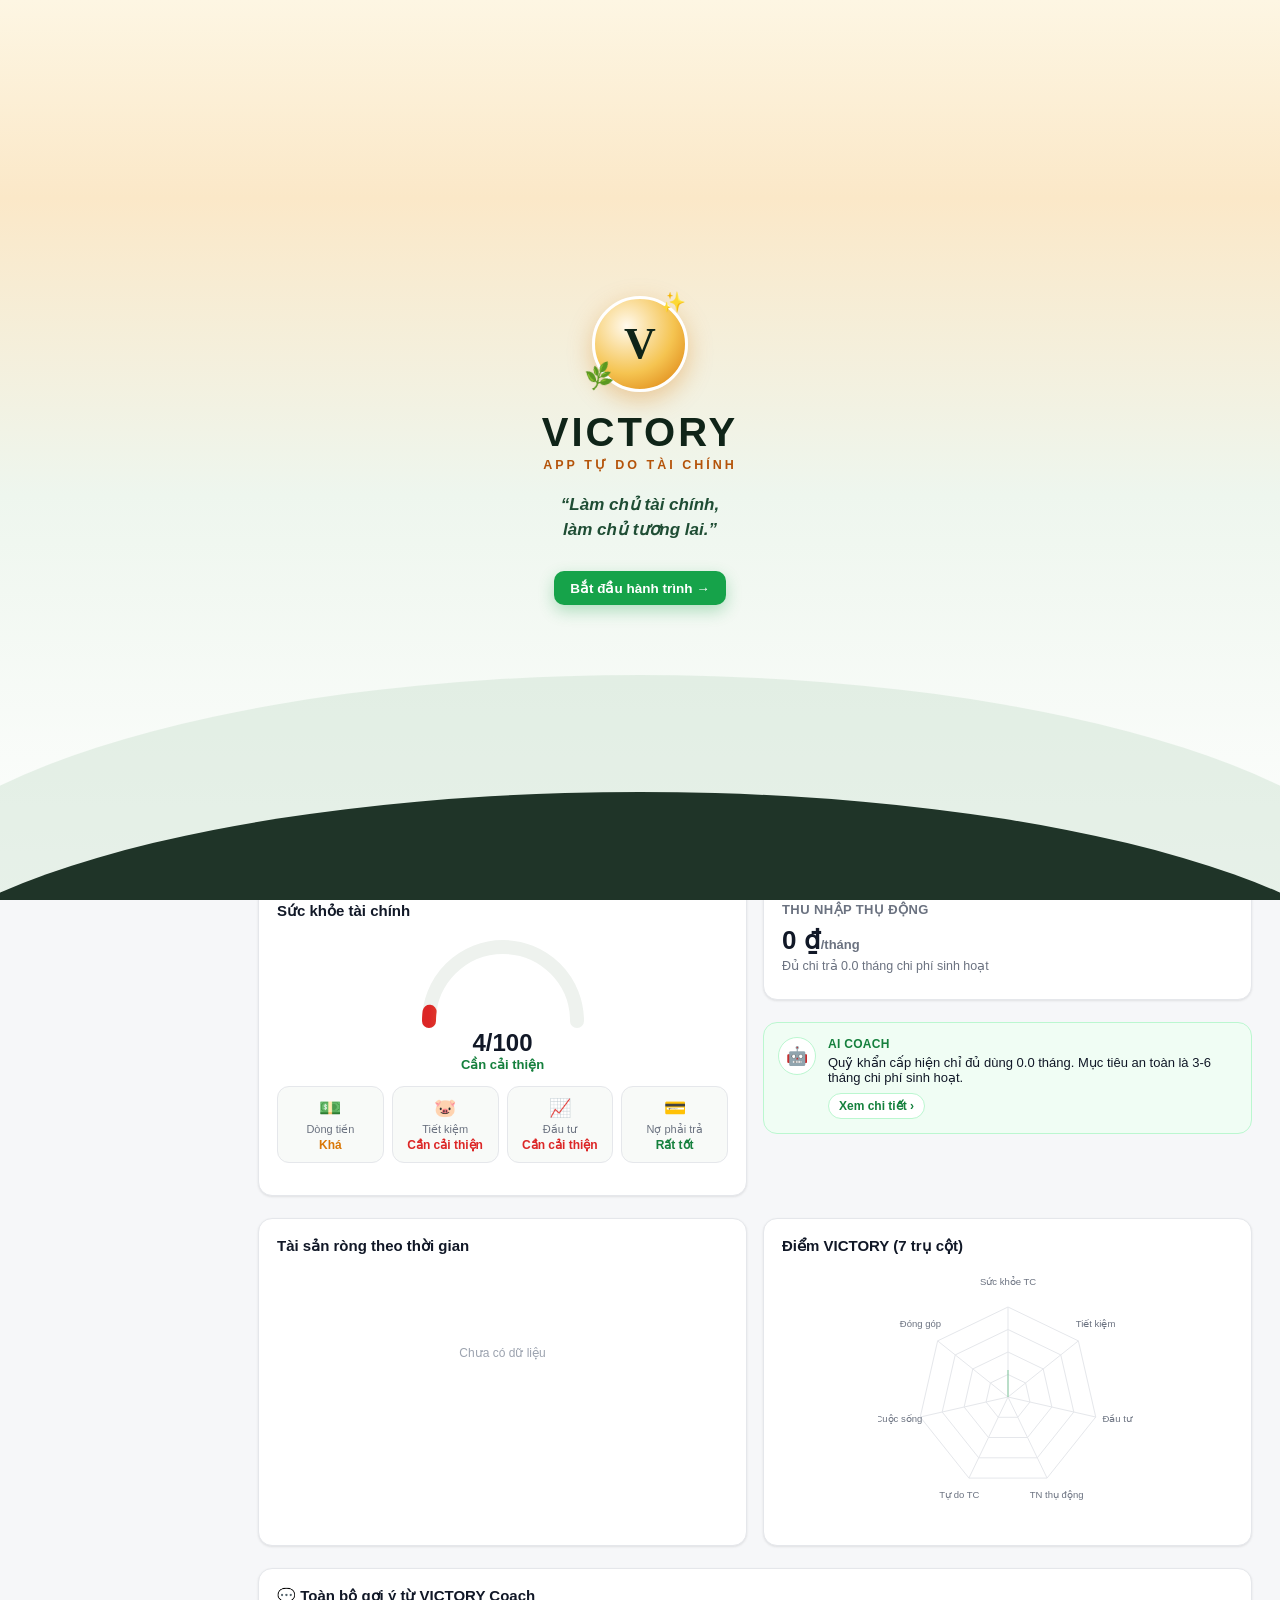
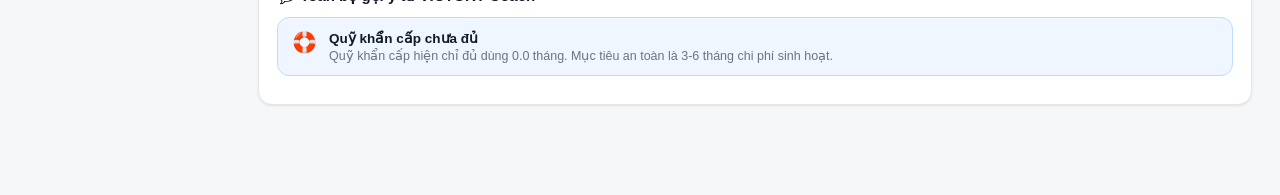
<file: index.html>
<!DOCTYPE html>
<html lang="vi">
<head>
<meta charset="UTF-8" />
<meta name="viewport" content="width=device-width, initial-scale=1.0" />
<title>VICTORY - Hành trình Tự Do Tài Chính</title>
<link rel="stylesheet" href="css/style.css" />
</head>
<body>
<div id="splashScreen" class="splash-screen">
  <div class="splash-hill splash-hill-back"></div>
  <div class="splash-hill splash-hill-front"></div>
  <div class="splash-content">
    <div class="splash-logo">
      <span class="splash-logo-spark">✨</span>
      <div class="splash-logo-ring"><span class="splash-logo-v">V</span></div>
      <span class="splash-logo-leaf">🌿</span>
    </div>
    <h1 class="splash-wordmark">VICTORY</h1>
    <div class="splash-tagline">APP TỰ DO TÀI CHÍNH</div>
    <p class="splash-slogan">“Làm chủ tài chính,<br/>làm chủ tương lai.”</p>
    <button class="btn btn-primary splash-cta" id="splashStartBtn">Bắt đầu hành trình →</button>
  </div>
</div>

<div class="app-shell">
  <aside class="sidebar">
    <div class="brand">
      <div class="brand-badge">V</div>
      <div>
        <div class="brand-name">VICTORY</div>
        <div class="brand-sub">Tự do tài chính</div>
      </div>
    </div>
    <nav id="sideNav">
      <a href="#/dashboard" class="nav-link" data-route="dashboard"><span class="nav-icon">🏠</span> Tổng quan</a>
      <a href="#/money" class="nav-link" data-route="money"><span class="nav-icon">💵</span> Quản lý tiền</a>
      <a href="#/wealth" class="nav-link" data-route="wealth"><span class="nav-icon">📈</span> Tăng trưởng tài sản</a>
      <a href="#/life" class="nav-link" data-route="life"><span class="nav-icon">🌍</span> Thiết kế cuộc sống</a>
      <a href="#/settings" class="nav-link" data-route="settings"><span class="nav-icon">⚙️</span> Cài đặt</a>
    </nav>
    <div class="sidebar-footer">Dữ liệu lưu tại trình duyệt của bạn — riêng tư 100%.</div>
  </aside>

  <main class="main">
    <div class="topbar">
      <div>
        <h1 id="pageTitle">Tổng quan</h1>
        <p class="sub" id="pageSub">Hành trình tự do tài chính của bạn</p>
      </div>
      <div class="flex gap-8">
        <button class="btn btn-secondary btn-sm" id="quickAddBtn">+ Thêm giao dịch</button>
      </div>
    </div>
    <div class="content" id="content"></div>
  </main>
</div>

<nav class="mobile-nav v2">
  <a href="#/dashboard" data-route="dashboard"><span class="nav-icon">🏠</span>Tổng quan</a>
  <a href="#/money" data-route="money"><span class="nav-icon">🧾</span>Giao dịch</a>
  <a href="#" id="fabAddBtn" class="fab-btn">+</a>
  <a href="#/life" data-route="life"><span class="nav-icon">🎯</span>Kế hoạch</a>
  <a href="#/settings" data-route="settings"><span class="nav-icon">👤</span>Cá nhân</a>
</nav>

<div id="modalRoot"></div>

<script src="js/storage.js"></script>
<script src="js/calc.js"></script>
<script src="js/charts.js"></script>
<script src="js/ui.js"></script>
</body>
</html>
</file>
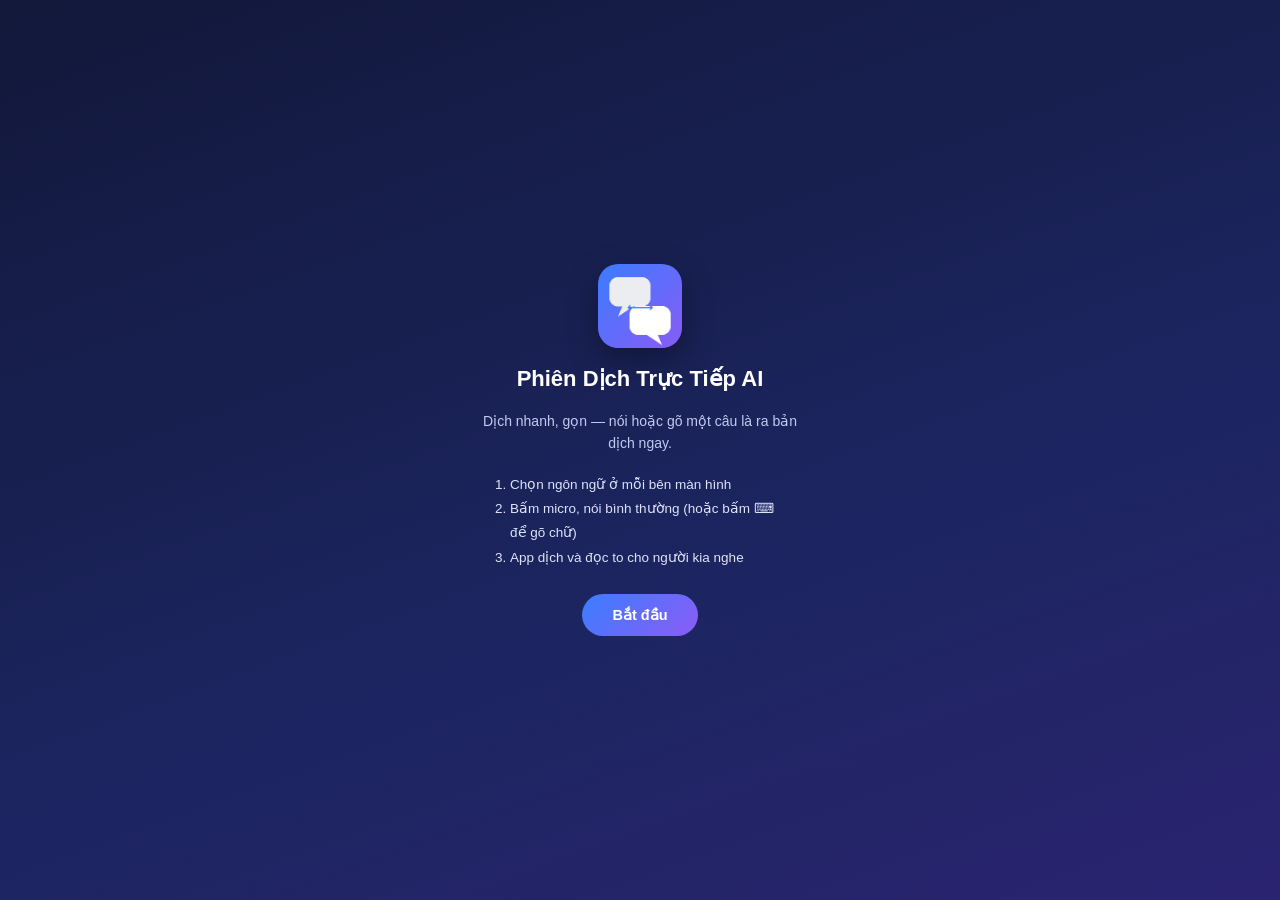
<file: dich/index.html>
<!DOCTYPE html>
<html lang="vi">
<head>
<meta charset="UTF-8" />
<meta name="viewport" content="width=device-width, initial-scale=1.0, maximum-scale=1.0, user-scalable=no, viewport-fit=cover" />
<title>Phiên Dịch Trực Tiếp AI — Dịch hội thoại 2 chiều tức thì</title>
<meta name="description" content="Ứng dụng phiên dịch trực tiếp bằng giọng nói, dịch tự nhiên hai chiều, phản hồi nhanh, nhẹ máy, dễ dùng." />

<link rel="manifest" href="manifest.json" />
<meta name="theme-color" content="#12183a" />
<link rel="icon" type="image/png" sizes="192x192" href="../img/dich-icon-192.png" />
<link rel="apple-touch-icon" href="../img/dich-apple-touch-icon.png" />
<meta name="mobile-web-app-capable" content="yes" />
<meta name="apple-mobile-web-app-capable" content="yes" />
<meta name="apple-mobile-web-app-status-bar-style" content="black-translucent" />
<meta name="apple-mobile-web-app-title" content="Phiên Dịch" />

<style>
  :root{
    --top-bg:#12183a; --top-ink:#f4f7ff; --top-sub:#9aa6d8;
    --bottom-bg:#f6f7fb; --bottom-ink:#12183a; --bottom-sub:#6b7290;
    --accent:#3b7dff; --accent-2:#8b5cf6;
    --mic-idle:#3b7dff; --mic-listening:#ef4444; --mic-busy:#f4b73f;
    font-size:16px;
  }
  *{box-sizing:border-box;}
  html,body{height:100%;}
  body{margin:0;font-family:"Segoe UI","Helvetica Neue",Arial,sans-serif;overflow:hidden;-webkit-font-smoothing:antialiased;
    padding-top:env(safe-area-inset-top);padding-bottom:env(safe-area-inset-bottom);}

  .app{position:fixed;inset:0;display:flex;flex-direction:column;}
  .panel{flex:1 1 50%;display:flex;align-items:center;justify-content:center;position:relative;min-height:0;}
  .panel.top{background:var(--top-bg);color:var(--top-ink);}
  .panel.bottom{background:var(--bottom-bg);color:var(--bottom-ink);}
  .panel-inner{width:100%;max-width:480px;padding:18px 22px;display:flex;flex-direction:column;align-items:center;gap:14px;height:100%;justify-content:center;}
  .app.face-to-face .panel.top .panel-inner{transform:rotate(180deg);}

  .lang-select{appearance:none;-webkit-appearance:none;border:none;border-radius:999px;padding:9px 34px 9px 16px;font-size:14px;font-weight:700;cursor:pointer;
    background-image:url("data:image/svg+xml,%3Csvg xmlns='http://www.w3.org/2000/svg' width='10' height='6'%3E%3Cpath d='M0 0l5 6 5-6z' fill='%23888'/%3E%3C/svg%3E");
    background-repeat:no-repeat;background-position:right 14px center;}
  .panel.top .lang-select{background-color:rgba(255,255,255,.1);color:var(--top-ink);}
  .panel.bottom .lang-select{background-color:rgba(18,24,58,.06);color:var(--bottom-ink);}
  .lang-select:focus{outline:2px solid var(--accent);}

  .transcript-wrap{flex:1;width:100%;display:flex;flex-direction:column;align-items:center;justify-content:center;gap:8px;min-height:0;overflow-y:auto;padding:4px 2px;}
  .transcript-line{width:100%;text-align:center;}
  .transcript-line .orig{font-size:1.15rem;font-weight:600;line-height:1.4;word-break:break-word;}
  .transcript-line .trans{font-size:1.4rem;font-weight:800;line-height:1.4;word-break:break-word;margin-top:2px;}
  .panel.top .transcript-line .orig{color:var(--top-sub);}
  .panel.bottom .transcript-line .orig{color:var(--bottom-sub);}
  .placeholder{opacity:.5;font-size:1rem;text-align:center;padding:0 10px;}

  .mic-btn{width:74px;height:74px;border-radius:50%;border:none;flex:none;cursor:pointer;
    background:var(--mic-idle);color:#fff;font-size:28px;display:flex;align-items:center;justify-content:center;
    box-shadow:0 6px 20px rgba(59,125,255,.4);transition:transform .15s, background .2s;}
  .mic-btn:active{transform:scale(.94);}
  .mic-btn.listening{background:var(--mic-listening);box-shadow:0 0 0 0 rgba(239,68,68,.5);animation:pulse 1.2s infinite;}
  .mic-btn.busy{background:var(--mic-busy);}
  .mic-btn:disabled{opacity:.4;cursor:not-allowed;animation:none;}
  @keyframes pulse{
    0%{box-shadow:0 0 0 0 rgba(239,68,68,.5);}
    70%{box-shadow:0 0 0 22px rgba(239,68,68,0);}
    100%{box-shadow:0 0 0 0 rgba(239,68,68,0);}
  }

  .center-bar{flex:none;height:56px;display:flex;align-items:center;justify-content:center;gap:10px;
    background:#fff;border-top:1px solid #e6e8f0;border-bottom:1px solid #e6e8f0;position:relative;z-index:5;padding:0 10px;}
  .swap-btn{width:38px;height:38px;border-radius:50%;border:none;background:#eef1fb;color:#3b7dff;font-size:18px;cursor:pointer;flex:none;}
  .face-btn{width:38px;height:38px;border-radius:50%;border:none;background:#eef1fb;color:#3b7dff;font-size:15px;cursor:pointer;flex:none;}
  .face-btn.active{background:linear-gradient(135deg,var(--accent),var(--accent-2));color:#fff;}
  .status-text{font-size:12.5px;color:#8890b3;max-width:36%;text-align:center;white-space:nowrap;overflow:hidden;text-overflow:ellipsis;}
  .brand-mini{position:absolute;left:14px;font-size:12px;font-weight:800;color:#b7bde0;letter-spacing:.5px;display:none;}
  @media (min-width:520px){.brand-mini{display:block;}}
  .install-btn{display:none;align-items:center;gap:6px;border:none;background:linear-gradient(135deg,var(--accent),var(--accent-2));
    color:#fff;font-size:12.5px;font-weight:700;border-radius:999px;padding:8px 14px;cursor:pointer;flex:none;white-space:nowrap;}
  .install-btn.show{display:inline-flex;}

  .keyboard-btn{width:38px;height:38px;border-radius:50%;border:none;background:rgba(120,140,220,.16);color:inherit;
    font-size:15px;cursor:pointer;flex:none;display:flex;align-items:center;justify-content:center;}
  .panel.bottom .keyboard-btn{background:rgba(18,24,58,.08);}
  .type-row{display:none;width:100%;gap:8px;}
  .type-row.show{display:flex;}
  .type-row input{flex:1;border:none;border-radius:999px;padding:10px 16px;font-size:14px;}
  .panel.top .type-row input{background:rgba(255,255,255,.12);color:var(--top-ink);}
  .panel.bottom .type-row input{background:rgba(18,24,58,.07);color:var(--bottom-ink);}
  .type-row input::placeholder{color:inherit;opacity:.55;}
  .type-row button{border:none;border-radius:999px;padding:10px 16px;font-size:13px;font-weight:700;
    background:var(--accent);color:#fff;cursor:pointer;flex:none;}
  .mic-row{display:flex;align-items:center;gap:14px;}
  .trans.replayable{cursor:pointer;}
  .trans.replayable::after{content:' 🔊';font-size:.75em;opacity:.6;}

  .toast{position:fixed;left:50%;bottom:70px;transform:translateX(-50%);background:#1b2350;color:#fff;
    padding:10px 18px;border-radius:999px;font-size:13px;z-index:60;opacity:0;transition:opacity .3s;pointer-events:none;max-width:88vw;text-align:center;}
  .toast.show{opacity:1;}

  .intro{position:fixed;inset:0;background:linear-gradient(160deg,#12183a,#1c2560 60%,#2a2470);color:#fff;
    display:flex;flex-direction:column;align-items:center;justify-content:center;gap:18px;z-index:80;padding:32px 26px;text-align:center;}
  .intro img{width:84px;height:84px;border-radius:20px;box-shadow:0 10px 30px rgba(0,0,0,.35);}
  .intro h1{font-size:22px;margin:0;}
  .intro p{font-size:14px;color:#c3caf2;max-width:320px;line-height:1.6;margin:0;}
  .intro ol{text-align:left;font-size:13.5px;color:#dfe3fa;line-height:1.8;max-width:300px;margin:0;padding-left:20px;}
  .intro button{margin-top:6px;border:none;border-radius:999px;padding:13px 30px;font-size:14.5px;font-weight:800;
    background:linear-gradient(135deg,var(--accent),var(--accent-2));color:#fff;cursor:pointer;}
</style>
</head>
<body>

<div class="intro" id="intro">
  <img src="../img/dich-icon-192.png" alt="Phiên Dịch Trực Tiếp AI" />
  <h1>Phiên Dịch Trực Tiếp AI</h1>
  <p>Dịch nhanh, gọn — nói hoặc gõ một câu là ra bản dịch ngay.</p>
  <ol>
    <li>Chọn ngôn ngữ ở mỗi bên màn hình</li>
    <li id="introStep2">Bấm micro, nói bình thường (hoặc bấm ⌨ để gõ chữ)</li>
    <li>App dịch và đọc to cho người kia nghe</li>
  </ol>
  <button id="introStart">Bắt đầu</button>
</div>

<div class="app" id="app">
  <div class="panel top" id="panelTop">
    <div class="panel-inner">
      <select class="lang-select" id="langTop"></select>
      <div class="transcript-wrap" id="transcriptTop">
        <div class="placeholder">Nhấn micro để bắt đầu nói…</div>
      </div>
      <div class="mic-row">
        <button class="mic-btn" id="micTop" aria-label="Nói">🎤</button>
        <button class="keyboard-btn" id="kbTop" aria-label="Gõ chữ" title="Gõ chữ thay vì nói">⌨</button>
      </div>
      <form class="type-row" id="typeRowTop">
        <input type="text" id="typeInputTop" placeholder="Gõ câu cần dịch…" autocomplete="off" />
        <button type="submit">Dịch</button>
      </form>
    </div>
  </div>

  <div class="center-bar">
    <span class="brand-mini">PHIÊN DỊCH TRỰC TIẾP</span>
    <button class="swap-btn" id="swapBtn" title="Đổi vị trí ngôn ngữ">⇅</button>
    <button class="face-btn" id="faceBtn" title="Chế độ 2 người ngồi đối diện (lật chữ phía trên)">🤝</button>
    <span class="status-text" id="statusText">Sẵn sàng</span>
    <button class="install-btn" id="installBtn">⬇ Cài đặt app</button>
  </div>

  <div class="panel bottom" id="panelBottom">
    <div class="panel-inner">
      <select class="lang-select" id="langBottom"></select>
      <div class="transcript-wrap" id="transcriptBottom">
        <div class="placeholder">Nhấn micro để bắt đầu nói…</div>
      </div>
      <div class="mic-row">
        <button class="mic-btn" id="micBottom" aria-label="Nói">🎤</button>
        <button class="keyboard-btn" id="kbBottom" aria-label="Gõ chữ" title="Gõ chữ thay vì nói">⌨</button>
      </div>
      <form class="type-row" id="typeRowBottom">
        <input type="text" id="typeInputBottom" placeholder="Gõ câu cần dịch…" autocomplete="off" />
        <button type="submit">Dịch</button>
      </form>
    </div>
  </div>
</div>

<div class="toast" id="toast"></div>

<script type="module">
  // Phiên dịch trực tiếp: nhận diện giọng nói bằng Web Speech API (trình duyệt),
  // dịch qua API dịch miễn phí, nhẹ, phản hồi nhanh (không cần tải/chạy AI nặng trên máy —
  // bản trước dùng WebLLM chạy AI ngay trên máy bị chậm/đơ trên máy yếu, đã bỏ để ưu tiên tốc độ).
  // Đây là app riêng, độc lập với AIHub/Hợp Tác — không dùng chung thương hiệu, dữ liệu hay code.
  // Đóng gói dưới dạng PWA (manifest + service worker riêng trong /dich/) để cài được như app thật,
  // và deploy tự động khi push lên Vercel (static site, không cần cấu hình thêm).

  const LANGUAGES = [
    { code: 'vi-VN', label: 'Tiếng Việt', mm: 'vi' },
    { code: 'en-US', label: 'Tiếng Anh', mm: 'en' },
    { code: 'zh-CN', label: 'Tiếng Trung', mm: 'zh-CN' },
    { code: 'ja-JP', label: 'Tiếng Nhật', mm: 'ja' },
    { code: 'ko-KR', label: 'Tiếng Hàn', mm: 'ko' },
    { code: 'fr-FR', label: 'Tiếng Pháp', mm: 'fr' },
    { code: 'de-DE', label: 'Tiếng Đức', mm: 'de' },
    { code: 'es-ES', label: 'Tiếng Tây Ban Nha', mm: 'es' },
    { code: 'ru-RU', label: 'Tiếng Nga', mm: 'ru' },
    { code: 'th-TH', label: 'Tiếng Thái', mm: 'th' },
    { code: 'id-ID', label: 'Tiếng Indonesia', mm: 'id' },
    { code: 'hi-IN', label: 'Tiếng Hindi', mm: 'hi' },
    { code: 'ar-SA', label: 'Tiếng Ả Rập', mm: 'ar' },
    { code: 'pt-PT', label: 'Tiếng Bồ Đào Nha', mm: 'pt' },
    { code: 'it-IT', label: 'Tiếng Ý', mm: 'it' }
  ];
  const LANG_BY_CODE = Object.fromEntries(LANGUAGES.map(l => [l.code, l]));

  const els = {
    langTop: document.getElementById('langTop'),
    langBottom: document.getElementById('langBottom'),
    micTop: document.getElementById('micTop'),
    micBottom: document.getElementById('micBottom'),
    kbTop: document.getElementById('kbTop'),
    kbBottom: document.getElementById('kbBottom'),
    typeRowTop: document.getElementById('typeRowTop'),
    typeRowBottom: document.getElementById('typeRowBottom'),
    typeInputTop: document.getElementById('typeInputTop'),
    typeInputBottom: document.getElementById('typeInputBottom'),
    transcriptTop: document.getElementById('transcriptTop'),
    transcriptBottom: document.getElementById('transcriptBottom'),
    swapBtn: document.getElementById('swapBtn'),
    faceBtn: document.getElementById('faceBtn'),
    app: document.getElementById('app'),
    statusText: document.getElementById('statusText'),
    toast: document.getElementById('toast'),
    intro: document.getElementById('intro'),
    introStart: document.getElementById('introStart'),
    installBtn: document.getElementById('installBtn')
  };

  LANGUAGES.forEach(l => {
    const o1 = document.createElement('option'); o1.value = l.code; o1.textContent = l.label;
    const o2 = o1.cloneNode(true);
    els.langTop.appendChild(o1);
    els.langBottom.appendChild(o2);
  });

  // Nhớ ngôn ngữ đã chọn lần trước, để lần sau mở app không phải chọn lại.
  let savedLangs = null;
  try{ savedLangs = JSON.parse(localStorage.getItem('dich_langs') || 'null'); }catch(e){}
  els.langTop.value = (savedLangs && LANG_BY_CODE[savedLangs.top]) ? savedLangs.top : 'vi-VN';
  els.langBottom.value = (savedLangs && LANG_BY_CODE[savedLangs.bottom]) ? savedLangs.bottom : 'en-US';

  function saveLangs(){
    try{ localStorage.setItem('dich_langs', JSON.stringify({ top: els.langTop.value, bottom: els.langBottom.value })); }catch(e){}
  }
  els.langTop.addEventListener('change', saveLangs);
  els.langBottom.addEventListener('change', saveLangs);

  const isIOSDevice = /iphone|ipad|ipod/i.test(navigator.userAgent);

  // ---------- Màn hình hướng dẫn lần đầu ----------
  const INTRO_KEY = 'dich_intro_seen';
  if(isIOSDevice){
    const step2 = document.getElementById('introStep2');
    if(step2) step2.textContent = 'Bấm ⌨, rồi dùng micro trên bàn phím iPhone để đọc thành chữ';
  }
  try{
    if(localStorage.getItem(INTRO_KEY)) els.intro.remove();
  }catch(e){ els.intro.remove(); }
  els.introStart.addEventListener('click', () => {
    try{ localStorage.setItem(INTRO_KEY, '1'); }catch(e){}
    els.intro.remove();
  });

  function showToast(msg, ms){
    els.toast.textContent = msg;
    els.toast.classList.add('show');
    clearTimeout(showToast._t);
    showToast._t = setTimeout(() => els.toast.classList.remove('show'), ms || 2600);
  }
  function setStatus(msg){ els.statusText.textContent = msg; }

  // ---------- Nhận diện giọng nói ----------
  const SR = window.SpeechRecognition || window.webkitSpeechRecognition;
  const speechSupported = !!SR;
  if(!speechSupported){
    [els.micTop, els.micBottom].forEach(b => { b.disabled = true; b.textContent = '⛔'; });
    [els.typeRowTop, els.typeRowBottom].forEach(r => r.classList.add('show'));
    if(isIOSDevice){
      setStatus('iPhone: dùng micro trên bàn phím để nói');
      [els.typeInputTop, els.typeInputBottom].forEach(i => { i.placeholder = 'Bấm vào đây, rồi bấm 🎤 trên bàn phím để nói…'; });
      showToast('iPhone không hỗ trợ micro của app. Bấm vào ô chữ bên dưới, rồi dùng nút 🎤 ngay trên bàn phím iPhone để đọc — rất nhanh và chính xác.', 6000);
    }else{
      setStatus('Trình duyệt này chưa hỗ trợ micro, dùng gõ chữ nhé');
      showToast('Trình duyệt này chưa hỗ trợ micro — bạn gõ chữ vào ô bên dưới để dịch nhé.', 5000);
    }
  }

  // ---------- Dịch nhanh qua API miễn phí (không cần AI/GPU trên máy) ----------
  async function translateText(text, fromLang, toLang){
    if(fromLang.mm === toLang.mm) return text;
    const url = `https://api.mymemory.translated.net/get?q=${encodeURIComponent(text)}&langpair=${fromLang.mm}|${toLang.mm}`;
    const res = await fetch(url);
    if(!res.ok) throw new Error('translate api http ' + res.status);
    const data = await res.json();
    const translated = data && data.responseData && data.responseData.translatedText;
    if(!translated || /MYMEMORY WARNING/i.test(translated)) throw new Error('translate failed: ' + translated);
    return translated.trim();
  }

  // ---------- Đọc to bản dịch (giọng chuẩn của trình duyệt) ----------
  let voices = [];
  function loadVoices(){ voices = window.speechSynthesis ? window.speechSynthesis.getVoices() : []; }
  loadVoices();
  if(window.speechSynthesis) window.speechSynthesis.onvoiceschanged = loadVoices;

  function pickVoice(langCode){
    if(!voices.length) return null;
    const base = langCode.split('-')[0];
    return voices.find(v => v.lang === langCode) ||
           voices.find(v => v.lang.toLowerCase().startsWith(base) && /google/i.test(v.name)) ||
           voices.find(v => v.lang.toLowerCase().startsWith(base)) ||
           null;
  }

  function speak(text, langCode){
    if(!window.speechSynthesis) return;
    window.speechSynthesis.cancel();
    const u = new SpeechSynthesisUtterance(text);
    u.lang = langCode;
    const v = pickVoice(langCode);
    if(v) u.voice = v;
    u.rate = 1;
    window.speechSynthesis.speak(u);
  }

  const MIC_ERROR_MESSAGES = {
    'not-allowed': 'Micro bị chặn. Vào cài đặt trình duyệt, cấp quyền Micro cho trang này rồi thử lại — hoặc dùng nút ⌨ để gõ chữ.',
    'permission-denied': 'Micro bị chặn. Vào cài đặt trình duyệt, cấp quyền Micro cho trang này rồi thử lại — hoặc dùng nút ⌨ để gõ chữ.',
    'audio-capture': 'Không tìm thấy micro trên thiết bị này. Dùng nút ⌨ để gõ chữ thay thế.',
    'network': 'Mất kết nối mạng khi nhận diện giọng nói, vui lòng thử lại.'
  };

  // ---------- Điều khiển từng bên (trên / dưới) ----------
  function createSide(opts){
    const { micEl, kbEl, typeRowEl, typeInputEl, transcriptEl, langSelectEl, otherLangSelectEl, otherTranscriptEl } = opts;
    const state = { recognizing: false, recognizer: null, seq: 0 };

    function renderLine(container, origText, transText){
      container.innerHTML = '';
      const line = document.createElement('div');
      line.className = 'transcript-line';
      if(origText){
        const o = document.createElement('div');
        o.className = 'orig';
        o.textContent = origText;
        line.appendChild(o);
      }
      if(transText){
        const t = document.createElement('div');
        t.className = 'trans replayable';
        t.textContent = transText;
        t.title = 'Chạm để nghe lại';
        t.addEventListener('click', () => speak(transText, otherLangSelectEl.value));
        line.appendChild(t);
      }
      container.appendChild(line);
    }

    function setMicState(cls){
      micEl.classList.remove('listening', 'busy');
      if(cls) micEl.classList.add(cls);
    }

    async function handleFinalText(text){
      if(!text.trim()) { setMicState(''); setStatus('Sẵn sàng'); return; }
      const fromLang = LANG_BY_CODE[langSelectEl.value];
      const toLang = LANG_BY_CODE[otherLangSelectEl.value];
      // Đánh số thứ tự để nếu nói liên tiếp nhiều câu nhanh, kết quả dịch về sau (chậm hơn do mạng)
      // của câu CŨ sẽ không được phép đè lên câu MỚI hơn đã hiển thị.
      const mySeq = ++state.seq;
      renderLine(transcriptEl, text, null);
      setMicState('busy');
      setStatus('Đang dịch…');
      try{
        const translated = await translateText(text, fromLang, toLang);
        if(mySeq !== state.seq) return; // đã có câu mới hơn, bỏ kết quả cũ này
        renderLine(transcriptEl, text, null);
        renderLine(otherTranscriptEl, null, translated);
        setStatus('Sẵn sàng');
        speak(translated, toLang.code);
      }catch(err){
        if(mySeq !== state.seq) return;
        console.error(err);
        setStatus('Lỗi khi dịch');
        showToast('Không dịch được, kiểm tra kết nối mạng rồi thử lại.', 3500);
      }finally{
        if(mySeq === state.seq) setMicState('');
      }
    }

    function start(){
      if(!speechSupported) return;
      if(state.recognizing){ state.recognizer.stop(); return; }
      const rec = new SR();
      rec.lang = langSelectEl.value;
      rec.interimResults = true;
      rec.continuous = false;
      rec.maxAlternatives = 1;
      state.recognizer = rec;
      state.recognizing = true;
      setMicState('listening');
      setStatus('Đang nghe…');

      rec.onresult = (e) => {
        let interim = '';
        for(let i = e.resultIndex; i < e.results.length; i++){
          interim += e.results[i][0].transcript;
        }
        if(interim) renderLine(transcriptEl, interim, null);
      };
      rec.onerror = (e) => {
        console.error('speech error', e.error);
        if(e.error === 'no-speech' || e.error === 'aborted') return;
        showToast(MIC_ERROR_MESSAGES[e.error] || 'Không nghe rõ, vui lòng thử lại hoặc dùng nút ⌨ để gõ chữ.', 4000);
      };
      rec.onend = () => {
        state.recognizing = false;
        const lastText = transcriptEl.querySelector('.orig')?.textContent || '';
        handleFinalText(lastText);
      };
      try{ rec.start(); }
      catch(err){ console.error(err); state.recognizing = false; setMicState(''); }
    }

    micEl.addEventListener('click', start);

    // Gõ chữ dự phòng — dùng khi không tiện nói (chỗ ồn) hoặc trình duyệt không hỗ trợ micro.
    kbEl.addEventListener('click', () => {
      typeRowEl.classList.toggle('show');
      if(typeRowEl.classList.contains('show')) typeInputEl.focus();
    });
    typeRowEl.addEventListener('submit', (e) => {
      e.preventDefault();
      const text = typeInputEl.value.trim();
      if(!text) return;
      typeInputEl.value = '';
      handleFinalText(text);
    });
  }

  createSide({
    micEl: els.micTop, kbEl: els.kbTop, typeRowEl: els.typeRowTop, typeInputEl: els.typeInputTop,
    transcriptEl: els.transcriptTop, langSelectEl: els.langTop, otherLangSelectEl: els.langBottom, otherTranscriptEl: els.transcriptBottom
  });
  createSide({
    micEl: els.micBottom, kbEl: els.kbBottom, typeRowEl: els.typeRowBottom, typeInputEl: els.typeInputBottom,
    transcriptEl: els.transcriptBottom, langSelectEl: els.langBottom, otherLangSelectEl: els.langTop, otherTranscriptEl: els.transcriptTop
  });

  els.swapBtn.addEventListener('click', () => {
    const a = els.langTop.value, b = els.langBottom.value;
    els.langTop.value = b; els.langBottom.value = a;
    saveLangs();
  });

  // ---------- Chế độ 2 người ngồi đối diện (lật chữ phía trên) — tắt mặc định cho dễ dùng 1 mình ----------
  const FACE_KEY = 'dich_face_to_face';
  let faceMode = false;
  try{ faceMode = localStorage.getItem(FACE_KEY) === '1'; }catch(e){}
  function applyFaceMode(){
    els.app.classList.toggle('face-to-face', faceMode);
    els.faceBtn.classList.toggle('active', faceMode);
  }
  applyFaceMode();
  els.faceBtn.addEventListener('click', () => {
    faceMode = !faceMode;
    applyFaceMode();
    try{ localStorage.setItem(FACE_KEY, faceMode ? '1' : '0'); }catch(e){}
    showToast(faceMode ? 'Đã bật chế độ 2 người đối diện (chữ trên bị lật để người đối diện đọc thuận)' : 'Đã tắt chế độ đối diện, chữ hiển thị xuôi bình thường', 3000);
  });

  // ---------- Cài đặt như app thật (PWA) ----------
  let deferredInstallPrompt = null;
  window.addEventListener('beforeinstallprompt', (e) => {
    e.preventDefault();
    deferredInstallPrompt = e;
    els.installBtn.classList.add('show');
  });
  els.installBtn.addEventListener('click', async () => {
    if(!deferredInstallPrompt) return;
    deferredInstallPrompt.prompt();
    await deferredInstallPrompt.userChoice;
    deferredInstallPrompt = null;
    els.installBtn.classList.remove('show');
  });
  window.addEventListener('appinstalled', () => {
    els.installBtn.classList.remove('show');
    showToast('Đã cài đặt app thành công!', 2500);
  });

  const isStandalone = window.matchMedia('(display-mode: standalone)').matches || window.navigator.standalone === true;
  if(isIOSDevice && !isStandalone){
    setTimeout(() => showToast('Mẹo: bấm biểu tượng Chia sẻ → "Thêm vào MH chính" để cài app này.', 5000), speechSupported ? 1200 : 7200);
  }

  if('serviceWorker' in navigator){
    window.addEventListener('load', () => {
      navigator.serviceWorker.register('sw.js').catch(() => {});
    });
  }
</script>

</body>
</html>
</file>
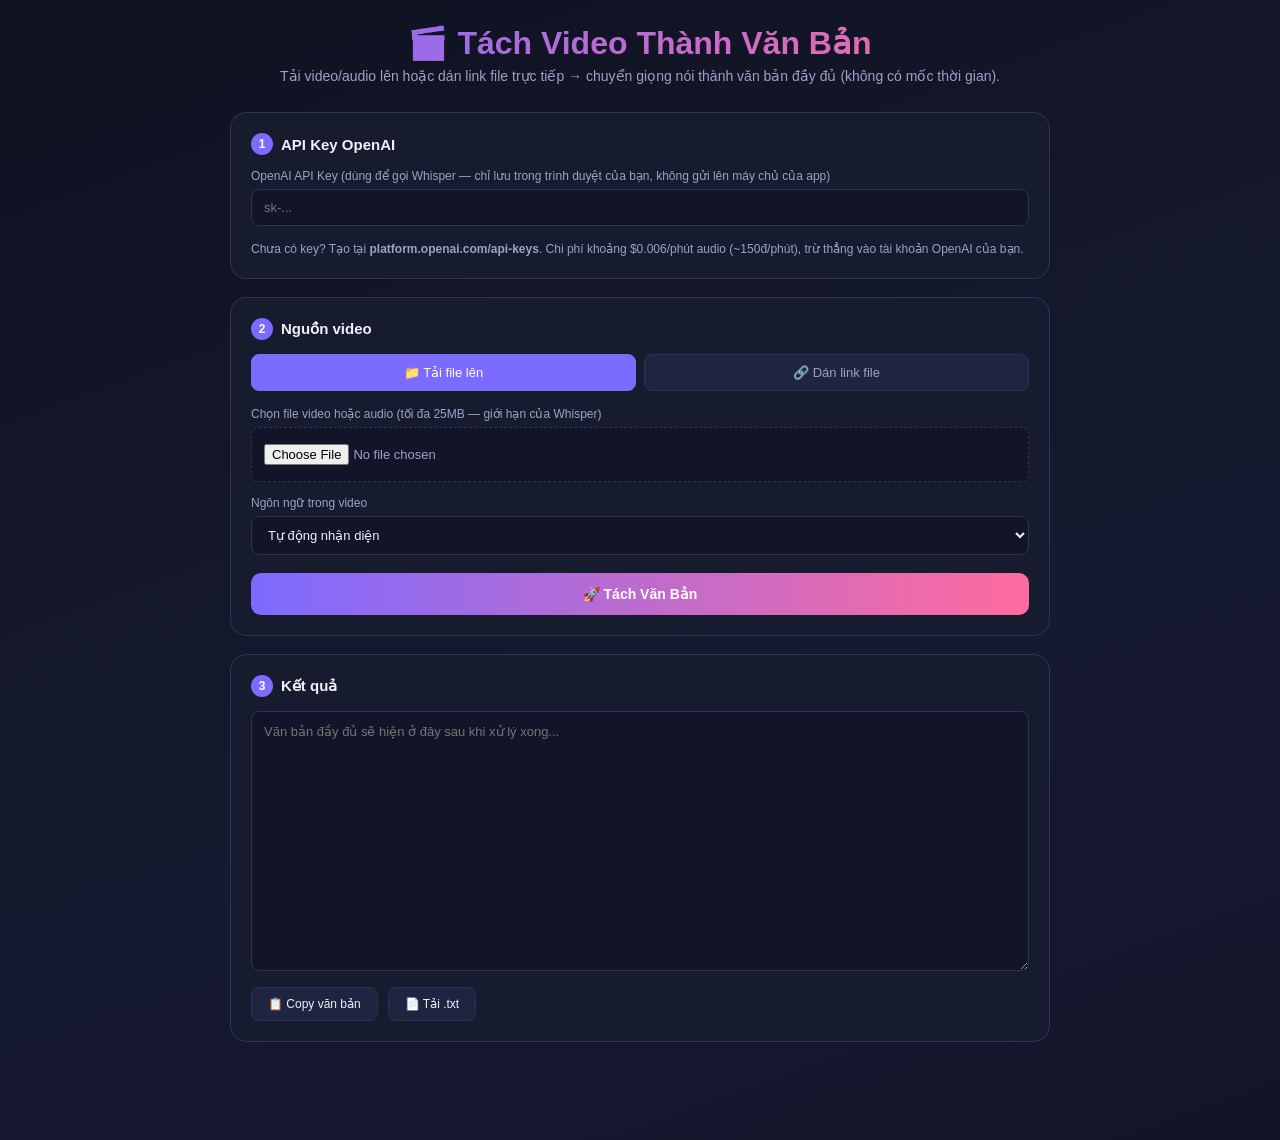
<file: tach-video-thanh-text.html>
<!DOCTYPE html>
<html lang="vi">
<head>
<meta charset="UTF-8">
<meta name="viewport" content="width=device-width, initial-scale=1.0">
<title>Tách Video Thành Văn Bản</title>
<style>
  :root{
    --bg:#0f1220; --panel:#171b2e; --panel2:#1f2540; --border:#2b3358;
    --text:#eef0fb; --muted:#9aa3c7; --accent:#7c6bff; --accent2:#ff6b9d; --good:#3ddc97; --bad:#ff6b6b;
  }
  *{box-sizing:border-box;}
  body{
    margin:0; font-family:-apple-system,BlinkMacSystemFont,"Segoe UI",Roboto,Helvetica,Arial,sans-serif;
    background:linear-gradient(160deg,#0f1220,#161a30 60%,#12142a);
    color:var(--text); min-height:100vh; padding:24px 16px 80px;
  }
  .wrap{max-width:820px; margin:0 auto;}
  header{text-align:center; margin-bottom:28px;}
  header h1{
    font-size:clamp(22px,4vw,32px); margin:0 0 6px;
    background:linear-gradient(90deg,var(--accent),var(--accent2));
    -webkit-background-clip:text; background-clip:text; color:transparent;
  }
  header p{color:var(--muted); margin:0; font-size:14px;}
  .card{ background:var(--panel); border:1px solid var(--border); border-radius:16px; padding:20px; margin-bottom:18px; }
  .card h2{ font-size:15px; margin:0 0 14px; display:flex; align-items:center; gap:8px; }
  .card h2 .num{ width:22px; height:22px; border-radius:50%; background:var(--accent); color:#fff; font-size:12px; display:flex; align-items:center; justify-content:center; flex-shrink:0; }
  label{ display:block; font-size:12px; color:var(--muted); margin-bottom:6px; }
  input[type=text], input[type=password], select, textarea{
    width:100%; background:#12152a; border:1px solid var(--border); color:var(--text);
    padding:10px 12px; border-radius:8px; font-size:13px; outline:none; font-family:inherit;
  }
  input[type=file]{
    width:100%; background:#12152a; border:1px dashed var(--border); color:var(--muted);
    padding:16px 12px; border-radius:8px; font-size:13px; cursor:pointer;
  }
  textarea{ resize:vertical; }
  .field{ margin-bottom:14px; }
  .hint{ font-size:12px; color:var(--muted); margin-top:6px; line-height:1.5; }
  .tabs{ display:flex; gap:8px; margin-bottom:16px; }
  .tab{
    flex:1; text-align:center; padding:10px; border-radius:8px; border:1px solid var(--border);
    background:var(--panel2); color:var(--muted); cursor:pointer; font-size:13px; user-select:none;
  }
  .tab.active{ background:var(--accent); color:#fff; border-color:var(--accent); }
  .pane{ display:none; }
  .pane.active{ display:block; }
  button.primary{
    background:linear-gradient(90deg,var(--accent),var(--accent2)); color:#fff; border:none;
    padding:13px 22px; border-radius:10px; font-size:14px; font-weight:600; cursor:pointer; width:100%; margin-top:4px;
  }
  button.primary:disabled{ opacity:.5; cursor:not-allowed; }
  button.secondary{
    background:var(--panel2); color:var(--text); border:1px solid var(--border);
    padding:9px 16px; border-radius:8px; font-size:12px; cursor:pointer;
  }
  .btnrow{ display:flex; gap:10px; flex-wrap:wrap; margin-top:12px; }
  .status{ font-size:13px; margin-top:12px; padding:10px 12px; border-radius:8px; display:none; }
  .status.show{ display:block; }
  .status.info{ background:rgba(124,107,255,.12); color:#c6bfff; border:1px solid rgba(124,107,255,.35); }
  .status.error{ background:rgba(255,107,107,.12); color:#ffb3b3; border:1px solid rgba(255,107,107,.35); }
  .status.good{ background:rgba(61,220,151,.12); color:#a6f2d0; border:1px solid rgba(61,220,151,.35); }
  #result{ width:100%; min-height:260px; line-height:1.6; }
  .filemeta{ font-size:12px; color:var(--muted); margin-top:8px; }
  .row2{ display:flex; gap:14px; flex-wrap:wrap; }
  .row2 .field{ flex:1; min-width:160px; }
</style>
</head>
<body>
<div class="wrap">
  <header>
    <h1>🎬 Tách Video Thành Văn Bản</h1>
    <p>Tải video/audio lên hoặc dán link file trực tiếp → chuyển giọng nói thành văn bản đầy đủ (không có mốc thời gian).</p>
  </header>

  <div class="card">
    <h2><span class="num">1</span> API Key OpenAI</h2>
    <div class="field">
      <label>OpenAI API Key (dùng để gọi Whisper — chỉ lưu trong trình duyệt của bạn, không gửi lên máy chủ của app)</label>
      <input type="password" id="apiKey" placeholder="sk-...">
    </div>
    <div class="hint">Chưa có key? Tạo tại <b>platform.openai.com/api-keys</b>. Chi phí khoảng $0.006/phút audio (~150đ/phút), trừ thẳng vào tài khoản OpenAI của bạn.</div>
  </div>

  <div class="card">
    <h2><span class="num">2</span> Nguồn video</h2>
    <div class="tabs">
      <div class="tab active" data-mode="upload">📁 Tải file lên</div>
      <div class="tab" data-mode="url">🔗 Dán link file</div>
    </div>

    <div class="pane active" id="pane-upload">
      <div class="field">
        <label>Chọn file video hoặc audio (tối đa 25MB — giới hạn của Whisper)</label>
        <input type="file" id="fileInput" accept="video/*,audio/*">
        <div class="filemeta" id="fileMeta"></div>
      </div>
    </div>

    <div class="pane" id="pane-url">
      <div class="field">
        <label>Link file video/audio trực tiếp (đuôi .mp4 .mov .mp3 .wav .m4a .webm...)</label>
        <input type="text" id="urlInput" placeholder="https://example.com/video.mp4">
      </div>
      <div class="hint">⚠️ Chỉ nhận <b>link file trực tiếp</b>. Link trang xem video như youtube.com/watch, tiktok.com/@..., facebook.com/... <b>không dùng được</b> vì đó là trang web chứ không phải file — hãy tải video đó về máy rồi dùng tab "Tải file lên" ở trên.</div>
    </div>

    <div class="row2" style="margin-top:14px;">
      <div class="field">
        <label>Ngôn ngữ trong video</label>
        <select id="langSelect">
          <option value="">Tự động nhận diện</option>
          <option value="vi">Tiếng Việt</option>
          <option value="en">English</option>
        </select>
      </div>
    </div>

    <button class="primary" id="btnRun">🚀 Tách Văn Bản</button>
    <div class="status" id="status"></div>
  </div>

  <div class="card">
    <h2><span class="num">3</span> Kết quả</h2>
    <textarea id="result" readonly placeholder="Văn bản đầy đủ sẽ hiện ở đây sau khi xử lý xong..."></textarea>
    <div class="btnrow">
      <button class="secondary" id="btnCopy">📋 Copy văn bản</button>
      <button class="secondary" id="btnTxt">📄 Tải .txt</button>
    </div>
  </div>
</div>

<script>
(function(){
  const apiKeyEl = document.getElementById('apiKey');
  const tabs = document.querySelectorAll('.tab');
  const panes = { upload: document.getElementById('pane-upload'), url: document.getElementById('pane-url') };
  const fileInput = document.getElementById('fileInput');
  const fileMeta = document.getElementById('fileMeta');
  const urlInput = document.getElementById('urlInput');
  const langSelect = document.getElementById('langSelect');
  const btnRun = document.getElementById('btnRun');
  const statusEl = document.getElementById('status');
  const resultEl = document.getElementById('result');

  const MAX_BYTES = 25 * 1024 * 1024;
  const PAGE_LINK_RE = /(youtube\.com|youtu\.be|tiktok\.com|facebook\.com|fb\.watch|instagram\.com)/i;
  // Whisper chỉ nhận các đuôi này; các đuôi khác (mov, avi, mkv...) đổi tên
  // thành mp4 trước khi gửi — Whisper vẫn giải mã đúng nội dung âm thanh bên trong.
  const WHISPER_SUPPORTED_EXT = new Set(['flac','m4a','mp3','mp4','mpeg','mpga','oga','ogg','wav','webm']);

  function pickExt(file){
    const nameExt = (file.name.split('.').pop() || '').toLowerCase();
    return WHISPER_SUPPORTED_EXT.has(nameExt) ? nameExt : 'mp4';
  }

  let mode = 'upload';
  const savedKey = localStorage.getItem('ttv_openai_key');
  if(savedKey) apiKeyEl.value = savedKey;
  apiKeyEl.addEventListener('change', ()=> localStorage.setItem('ttv_openai_key', apiKeyEl.value.trim()));

  tabs.forEach(tab=>{
    tab.addEventListener('click', ()=>{
      tabs.forEach(t=>t.classList.remove('active'));
      tab.classList.add('active');
      mode = tab.dataset.mode;
      Object.entries(panes).forEach(([key, el])=> el.classList.toggle('active', key===mode));
    });
  });

  function fmtSize(bytes){
    if(bytes < 1024*1024) return (bytes/1024).toFixed(0) + ' KB';
    return (bytes/1024/1024).toFixed(1) + ' MB';
  }

  fileInput.addEventListener('change', ()=>{
    const f = fileInput.files[0];
    if(!f){ fileMeta.textContent = ''; return; }
    const isVideo = f.type.startsWith('video/');
    const over = f.size > MAX_BYTES;
    let extra = '';
    if(isVideo){
      extra = ' <span style="color:var(--muted)">— video sẽ tự động tách riêng âm thanh trước khi gửi để không bị giới hạn 25MB</span>';
    } else if(over){
      extra = ' <span style="color:var(--bad)">⚠️ file audio vượt quá 25MB, hãy cắt ngắn trước</span>';
    }
    fileMeta.innerHTML = `${f.name} — ${fmtSize(f.size)}` + extra;
  });

  function showStatus(kind, text){
    statusEl.className = 'status show ' + kind;
    statusEl.textContent = text;
  }
  function hideStatus(){
    statusEl.className = 'status';
  }

  function pickRecorderMime(){
    const candidates = [
      'audio/webm;codecs=opus', 'audio/webm', 'audio/mp4', 'audio/ogg;codecs=opus'
    ];
    for(const m of candidates){
      if(window.MediaRecorder && MediaRecorder.isTypeSupported && MediaRecorder.isTypeSupported(m)) return m;
    }
    return ''; // để trình duyệt tự chọn định dạng mặc định
  }

  // Phát video ngầm (không phát tiếng ra loa) và ghi lại riêng track âm thanh
  // bằng Web Audio API + MediaRecorder — giúp file gửi đi nhỏ hơn nhiều so với
  // gửi nguyên video, nên vượt được giới hạn 25MB của Whisper với video dài.
  function extractAudio(file, onProgress){
    return new Promise((resolve, reject)=>{
      if(!window.MediaRecorder){
        reject(new Error('Trình duyệt này không hỗ trợ tách âm thanh (MediaRecorder). Hãy thử Chrome mới nhất.'));
        return;
      }
      const videoEl = document.createElement('video');
      videoEl.style.cssText = 'position:fixed; left:-9999px; width:1px; height:1px;';
      videoEl.muted = true;
      videoEl.playsInline = true;
      document.body.appendChild(videoEl);

      const objectUrl = URL.createObjectURL(file);
      let audioCtx, recorder, settled = false;

      function cleanup(){
        try{ videoEl.pause(); }catch(e){}
        URL.revokeObjectURL(objectUrl);
        videoEl.remove();
        if(audioCtx) audioCtx.close().catch(()=>{});
      }
      function fail(err){
        if(settled) return;
        settled = true;
        cleanup();
        reject(err instanceof Error ? err : new Error(String(err)));
      }

      videoEl.addEventListener('error', ()=> fail(new Error('Không đọc được file video để tách âm thanh.')));

      videoEl.addEventListener('loadedmetadata', async ()=>{
        try{
          audioCtx = new (window.AudioContext || window.webkitAudioContext)();
          const source = audioCtx.createMediaElementSource(videoEl);
          const dest = audioCtx.createMediaStreamDestination();
          source.connect(dest);
          if(dest.stream.getAudioTracks().length === 0){
            fail(new Error('Video này không có track âm thanh.'));
            return;
          }
          if(audioCtx.state === 'suspended') await audioCtx.resume();

          const mimeType = pickRecorderMime();
          recorder = mimeType
            ? new MediaRecorder(dest.stream, { mimeType, audioBitsPerSecond: 32000 })
            : new MediaRecorder(dest.stream, { audioBitsPerSecond: 32000 });
          const chunks = [];
          recorder.ondataavailable = e=>{ if(e.data && e.data.size) chunks.push(e.data); };
          recorder.onerror = e=> fail(e.error || new Error('Lỗi khi ghi âm thanh.'));
          recorder.onstop = ()=>{
            if(settled) return;
            settled = true;
            const blob = new Blob(chunks, { type: recorder.mimeType || 'audio/webm' });
            cleanup();
            resolve(blob);
          };

          videoEl.addEventListener('ended', ()=>{ if(recorder.state !== 'inactive') recorder.stop(); });
          videoEl.addEventListener('timeupdate', ()=>{
            if(onProgress && videoEl.duration) onProgress(Math.min(1, videoEl.currentTime / videoEl.duration));
          });

          recorder.start();
          await videoEl.play();
        }catch(err){ fail(err); }
      });

      videoEl.src = objectUrl;
    });
  }

  async function transcribeBlob(blob, filename, language){
    const apiKey = apiKeyEl.value.trim();
    const form = new FormData();
    form.append('file', blob, filename);
    form.append('model', 'whisper-1');
    form.append('response_format', 'text');
    if(language) form.append('language', language);

    const res = await fetch('https://api.openai.com/v1/audio/transcriptions', {
      method: 'POST',
      headers: { 'Authorization': 'Bearer ' + apiKey },
      body: form
    });
    if(!res.ok){
      let msg = 'Lỗi OpenAI (HTTP ' + res.status + ')';
      try{ const j = await res.json(); if(j.error && j.error.message) msg = j.error.message; }catch(e){}
      throw new Error(msg);
    }
    return (await res.text()).trim();
  }

  async function runUpload(){
    const f = fileInput.files[0];
    if(!f){ showStatus('error', 'Hãy chọn một file video/audio.'); return; }

    let blob = f, filename = f.name;
    if(f.type.startsWith('video/')){
      showStatus('info', '⏳ Đang tách âm thanh từ video (0%)... thời gian chờ tương đương độ dài video.');
      blob = await extractAudio(f, (p)=> showStatus('info', `⏳ Đang tách âm thanh từ video (${Math.round(p*100)}%)... thời gian chờ tương đương độ dài video.`));
      const ext = (blob.type || '').includes('mp4') ? 'm4a' : ((blob.type||'').includes('ogg') ? 'ogg' : 'webm');
      filename = 'audio.' + ext;
      if(blob.size > MAX_BYTES){
        showStatus('error', 'Video quá dài, ngay cả sau khi tách âm thanh vẫn vượt quá 25MB. Hãy cắt ngắn video trước.');
        return;
      }
    } else {
      if(f.size > MAX_BYTES){ showStatus('error', 'File audio vượt quá 25MB (giới hạn của Whisper). Hãy cắt ngắn trước.'); return; }
      filename = 'audio.' + pickExt(f);
    }

    showStatus('info', '⏳ Đang gửi và nhận diện giọng nói... có thể mất từ vài chục giây đến vài phút.');
    const text = await transcribeBlob(blob, filename, langSelect.value);
    return text;
  }

  async function runUrl(){
    const url = urlInput.value.trim();
    if(!url){ showStatus('error', 'Hãy dán link file video/audio.'); return; }
    if(!/^https?:\/\//i.test(url)){ showStatus('error', 'Link không hợp lệ, phải bắt đầu bằng http:// hoặc https://'); return; }
    if(PAGE_LINK_RE.test(url)){
      showStatus('error', 'Đây là link trang xem video, không phải link file trực tiếp. Hãy tải video về máy rồi dùng tab "Tải file lên".');
      return;
    }
    showStatus('info', '⏳ Đang tải video từ link và xử lý... có thể mất từ vài chục giây đến vài phút.');
    const res = await fetch('/api/transcribe-url', {
      method: 'POST',
      headers: { 'Content-Type': 'application/json' },
      body: JSON.stringify({ url, apiKey: apiKeyEl.value.trim(), language: langSelect.value })
    });
    const data = await res.json().catch(()=>({}));
    if(!res.ok || !data.success){
      throw new Error(data.error || ('Lỗi máy chủ (HTTP ' + res.status + ')'));
    }
    return data.text;
  }

  btnRun.addEventListener('click', async ()=>{
    hideStatus();
    const apiKey = apiKeyEl.value.trim();
    if(!apiKey){ showStatus('error', 'Hãy nhập OpenAI API Key trước.'); return; }
    if(!apiKey.startsWith('sk-')){ showStatus('error', 'API Key có vẻ không đúng định dạng (phải bắt đầu bằng "sk-").'); return; }

    btnRun.disabled = true;
    resultEl.value = '';
    try{
      const text = mode === 'upload' ? await runUpload() : await runUrl();
      if(text !== undefined){
        resultEl.value = text || '(Không nhận diện được nội dung nói trong video)';
        showStatus('good', '✅ Xong! Văn bản đã sẵn sàng bên dưới.');
      }
    }catch(err){
      showStatus('error', '❌ ' + err.message);
    }finally{
      btnRun.disabled = false;
    }
  });

  document.getElementById('btnCopy').addEventListener('click', async ()=>{
    if(!resultEl.value){ return showStatus('error', 'Chưa có văn bản để copy.'); }
    await navigator.clipboard.writeText(resultEl.value);
    showStatus('good', '📋 Đã copy văn bản vào clipboard.');
  });

  document.getElementById('btnTxt').addEventListener('click', ()=>{
    if(!resultEl.value){ return showStatus('error', 'Chưa có văn bản để tải.'); }
    const blob = new Blob([resultEl.value], {type:'text/plain;charset=utf-8'});
    const url = URL.createObjectURL(blob);
    const a = document.createElement('a');
    a.href = url; a.download = 'transcript.txt';
    document.body.appendChild(a); a.click(); document.body.removeChild(a);
    URL.revokeObjectURL(url);
  });
})();
</script>
</body>
</html>
</file>
<file: css/style.css>
:root {
  --green: #16a34a;
  --green-dark: #15803d;
  --green-light: #dcfce7;
  --gold: #d97706;
  --gold-light: #fef3c7;
  --red: #dc2626;
  --red-light: #fee2e2;
  --bg: #f6f7f9;
  --card: #ffffff;
  --text: #111827;
  --text-muted: #6b7280;
  --border: #e5e7eb;
  --radius: 14px;
  --shadow: 0 1px 3px rgba(0,0,0,0.06), 0 1px 2px rgba(0,0,0,0.04);
}

* { box-sizing: border-box; }
html, body { margin: 0; padding: 0; }
body {
  font-family: "Segoe UI", "Helvetica Neue", Arial, sans-serif;
  background: var(--bg);
  color: var(--text);
  -webkit-font-smoothing: antialiased;
}
h1,h2,h3,h4 { margin: 0 0 6px; }
p { margin: 0 0 8px; color: var(--text-muted); }
button { font-family: inherit; cursor: pointer; }
input, select, textarea { font-family: inherit; }

/* ---- Splash / màn hình chào ---- */
.splash-screen {
  position: fixed; inset: 0; z-index: 200; overflow: hidden;
  background: linear-gradient(180deg, #fdf6e3 0%, #fbe8c8 22%, #eef6ee 55%, #ffffff 100%);
  display: flex; align-items: center; justify-content: center;
}
.splash-screen.hidden { display: none !important; }
.splash-hill { position: absolute; left: -10%; width: 120%; border-radius: 50%; opacity: 0.5; }
.splash-hill-back { bottom: -30%; height: 55%; background: #cfe4d4; }
.splash-hill-front { bottom: -38%; height: 50%; background: #0f2418; opacity: 0.92; }
.splash-content { position: relative; z-index: 2; text-align: center; padding: 32px 28px; max-width: 380px; }
.splash-logo { position: relative; display: inline-flex; align-items: center; justify-content: center; margin-bottom: 18px; }
.splash-logo-ring {
  width: 96px; height: 96px; border-radius: 50%; display: flex; align-items: center; justify-content: center;
  background: radial-gradient(circle at 35% 30%, #fff9ec, #f5c451 55%, #d97706 100%);
  border: 3px solid #fff; box-shadow: 0 8px 24px rgba(217,119,6,0.35);
}
.splash-logo-v { font-family: Georgia, 'Times New Roman', serif; font-size: 44px; font-weight: 800; color: #0f2418; }
.splash-logo-spark { position: absolute; top: -6px; right: 2px; font-size: 20px; }
.splash-logo-leaf { position: absolute; bottom: 2px; left: -6px; font-size: 22px; transform: rotate(-15deg); }
.splash-wordmark { font-size: 40px; font-weight: 800; letter-spacing: 3px; color: #0f2418; margin: 0 0 2px; }
.splash-tagline { font-size: 12.5px; font-weight: 700; letter-spacing: 3px; color: #b45309; margin-bottom: 20px; }
.splash-slogan { font-size: 17px; font-weight: 600; color: #1f4d34; line-height: 1.5; font-style: italic; margin: 0 0 28px; }
.splash-cta { padding: 13px 28px; font-size: 14.5px; border-radius: 999px; box-shadow: 0 6px 16px rgba(22,163,74,0.3); }

.app-shell { display: flex; min-height: 100vh; }

/* Sidebar */
.sidebar {
  width: 230px;
  background: #0f2418;
  color: #fff;
  padding: 20px 14px;
  display: flex;
  flex-direction: column;
  gap: 4px;
  position: sticky;
  top: 0;
  height: 100vh;
  flex-shrink: 0;
}
.brand { display: flex; align-items: center; gap: 10px; padding: 4px 10px 22px; }
.brand-badge {
  width: 36px; height: 36px; border-radius: 10px;
  background: linear-gradient(135deg, var(--gold), #f59e0b);
  display: flex; align-items: center; justify-content: center;
  font-weight: 800; color: #1a1a1a; font-size: 16px;
}
.brand-name { font-weight: 700; font-size: 17px; letter-spacing: 0.5px; }
.brand-sub { font-size: 11px; color: #9ca3af; margin-top: -2px; }

.nav-link {
  display: flex; align-items: center; gap: 10px;
  padding: 10px 12px; border-radius: 10px;
  color: #cbd5c8; text-decoration: none; font-size: 14.5px;
  transition: background 0.15s;
}
.nav-link:hover { background: rgba(255,255,255,0.06); color: #fff; }
.nav-link.active { background: var(--green); color: #fff; font-weight: 600; }
.nav-icon { font-size: 17px; width: 20px; text-align: center; }

.sidebar-footer { margin-top: auto; font-size: 11px; color: #6b7280; padding: 10px; }

/* Main */
.main { flex: 1; min-width: 0; }
.topbar {
  display: flex; align-items: center; justify-content: space-between;
  padding: 16px 28px; background: var(--card); border-bottom: 1px solid var(--border);
  position: sticky; top: 0; z-index: 5;
}
.topbar h1 { font-size: 19px; }
.topbar .sub { font-size: 12.5px; color: var(--text-muted); margin: 0; }
.content { padding: 24px 28px 90px; max-width: 1180px; }

/* Grid & cards */
.grid { display: grid; gap: 16px; }
.grid-4 { grid-template-columns: repeat(4, 1fr); }
.grid-3 { grid-template-columns: repeat(3, 1fr); }
.grid-2 { grid-template-columns: repeat(2, 1fr); }
@media (max-width: 1000px) { .grid-4 { grid-template-columns: repeat(2, 1fr); } .grid-3 { grid-template-columns: repeat(2, 1fr);} }
@media (max-width: 640px) { .grid-4, .grid-3, .grid-2 { grid-template-columns: 1fr; } }

.card {
  background: var(--card); border: 1px solid var(--border); border-radius: var(--radius);
  padding: 18px; box-shadow: var(--shadow);
}
.card-title { font-size: 13px; color: var(--text-muted); font-weight: 600; text-transform: uppercase; letter-spacing: 0.4px; margin-bottom: 8px; }
.card-title-row { display: flex; align-items: center; justify-content: space-between; margin-bottom: 12px; }
.card-title-row h3 { font-size: 15px; margin: 0; }

.metric-value { font-size: 26px; font-weight: 800; margin-bottom: 2px; }
.metric-sub { font-size: 12.5px; color: var(--text-muted); }
.metric-icon { font-size: 20px; margin-bottom: 6px; }

.progress-track { width: 100%; height: 10px; background: #eef2ee; border-radius: 999px; overflow: hidden; margin: 8px 0; }
.progress-fill { height: 100%; background: linear-gradient(90deg, var(--green), var(--gold)); border-radius: 999px; transition: width .4s; }

/* Buttons */
.btn {
  border: none; border-radius: 10px; padding: 9px 16px; font-size: 13.5px; font-weight: 600;
  display: inline-flex; align-items: center; gap: 6px; text-decoration: none;
}
.btn-primary { background: var(--green); color: #fff; }
.btn-primary:hover { background: var(--green-dark); }
.btn-secondary { background: #fff; color: var(--text); border: 1px solid var(--border); }
.btn-secondary:hover { background: #f3f4f6; }
.btn-danger { background: var(--red-light); color: var(--red); }
.btn-sm { padding: 6px 10px; font-size: 12.5px; border-radius: 8px; }
.btn-icon { background: transparent; border: none; font-size: 15px; color: var(--text-muted); padding: 4px 6px; border-radius: 6px; }
.btn-icon:hover { background: #f3f4f6; }

/* Forms */
.form-row { display: flex; flex-direction: column; gap: 4px; margin-bottom: 12px; }
.form-row label { font-size: 12.5px; font-weight: 600; color: var(--text-muted); }
.form-row input, .form-row select, .form-row textarea {
  padding: 9px 11px; border: 1px solid var(--border); border-radius: 9px; font-size: 14px; background: #fff; color: var(--text);
}
.form-row input:focus, .form-row select:focus, .form-row textarea:focus { outline: 2px solid var(--green-light); border-color: var(--green); }
.form-grid { display: grid; grid-template-columns: 1fr 1fr; gap: 0 14px; }
@media (max-width: 560px) { .form-grid { grid-template-columns: 1fr; } }

/* Tables */
table { width: 100%; border-collapse: collapse; font-size: 13.5px; }
th { text-align: left; color: var(--text-muted); font-weight: 600; font-size: 12px; text-transform: uppercase; padding: 8px 10px; border-bottom: 1px solid var(--border); }
td { padding: 10px; border-bottom: 1px solid #f1f2f4; }
tr:last-child td { border-bottom: none; }
.tag { display: inline-block; padding: 3px 9px; border-radius: 999px; font-size: 12px; font-weight: 600; }
.tag-income { background: var(--green-light); color: var(--green-dark); }
.tag-expense { background: var(--red-light); color: var(--red); }
.amount-income { color: var(--green-dark); font-weight: 700; }
.amount-expense { color: var(--red); font-weight: 700; }

/* Danh sách giao dịch dạng thẻ (thay cho table trên di động) */
.tx-row { display: flex; align-items: center; gap: 12px; padding: 12px 0; border-bottom: 1px solid #f1f2f4; }
.tx-row:last-child { border-bottom: none; }
.tx-icon { width: 38px; height: 38px; border-radius: 50%; display: flex; align-items: center; justify-content: center; font-size: 16px; flex-shrink: 0; }
.tx-icon-income { background: var(--green-light); }
.tx-icon-expense { background: var(--red-light); }
.tx-body { flex: 1; min-width: 0; }
.tx-category { font-size: 13.5px; font-weight: 700; margin-bottom: 2px; }
.tx-meta { font-size: 11.5px; color: var(--text-muted); overflow: hidden; text-overflow: ellipsis; white-space: nowrap; }
.tx-right { text-align: right; flex-shrink: 0; }
.tx-amount { font-size: 13.5px; font-weight: 700; white-space: nowrap; }
.tx-edit-btn { display: block; margin-left: auto; margin-top: 2px; }

/* Insight cards */
.insight { display: flex; gap: 12px; padding: 12px 14px; border-radius: 12px; margin-bottom: 10px; border: 1px solid var(--border); }
.insight-success { background: #f0fdf4; border-color: #bbf7d0; }
.insight-warning { background: #fffbeb; border-color: #fde68a; }
.insight-info { background: #eff6ff; border-color: #bfdbfe; }
.insight-icon { font-size: 20px; }
.insight-title { font-weight: 700; font-size: 13.5px; margin-bottom: 2px; color: var(--text); }
.insight-msg { font-size: 12.5px; color: var(--text-muted); margin: 0; }

/* Score list */
.score-row { display: flex; align-items: center; justify-content: space-between; padding: 8px 0; border-bottom: 1px solid #f1f2f4; font-size: 13.5px; }
.score-row:last-child { border-bottom: none; }
.score-bar-wrap { flex: 1; margin: 0 12px; height: 8px; background: #eef2ee; border-radius: 999px; overflow: hidden; }
.score-bar { height: 100%; background: var(--green); }

/* Chart helpers */
.chart-empty { fill: #9ca3af; font-size: 12px; }
.chart-label { fill: #6b7280; font-size: 10px; }
.chart-label-sm { fill: #6b7280; font-size: 9.5px; }
.legend { display: flex; flex-wrap: wrap; gap: 10px; margin-top: 10px; }
.legend-item { display: flex; align-items: center; gap: 6px; font-size: 12.5px; color: var(--text-muted); }
.legend-dot { width: 10px; height: 10px; border-radius: 3px; }

/* Empty state */
.empty-state { text-align: center; padding: 30px 10px; color: var(--text-muted); }
.empty-state .emoji { font-size: 34px; margin-bottom: 8px; }

/* Modal */
.modal-backdrop { position: fixed; inset: 0; background: rgba(15,36,24,0.45); display: flex; align-items: center; justify-content: center; z-index: 50; padding: 16px; }
.modal { background: #fff; border-radius: 16px; padding: 22px; width: 100%; max-width: 460px; max-height: 90vh; overflow-y: auto; }
.modal-header { display: flex; justify-content: space-between; align-items: center; margin-bottom: 14px; }
.hidden { display: none !important; }

/* Tabs (mobile) */
.mobile-nav { display: none; }
@media (max-width: 860px) {
  .sidebar { display: none; }
  .mobile-nav {
    display: flex; position: fixed; bottom: 0; left: 0; right: 0; background: #0f2418;
    justify-content: space-around; padding: 8px 4px calc(8px + env(safe-area-inset-bottom)); z-index: 20;
  }
  .mobile-nav a { color: #9ca3af; text-decoration: none; font-size: 10.5px; text-align: center; flex: 1; padding: 4px; }
  .mobile-nav a.active { color: #fff; }
  .mobile-nav .nav-icon { display: block; font-size: 18px; margin-bottom: 2px; }
  .content { padding-bottom: 90px; }
}

.section-gap { margin-top: 22px; }
.text-right { text-align: right; }
.flex { display: flex; }
.flex-between { display: flex; align-items: center; justify-content: space-between; }
.gap-8 { gap: 8px; }
.muted { color: var(--text-muted); font-size: 12.5px; }
.small-note { font-size: 11.5px; color: var(--text-muted); margin-top: 4px; }

.pill-nav { display: flex; gap: 6px; margin-bottom: 16px; flex-wrap: wrap; }
.pill-btn { padding: 7px 14px; border-radius: 999px; border: 1px solid var(--border); background: #fff; font-size: 13px; font-weight: 600; color: var(--text-muted); }
.pill-btn.active { background: var(--green); border-color: var(--green); color: #fff; }

/* Accordion (dùng chung: FAQ landing page + Bonus trong app) */
.lp-faq-item { border-bottom: 1px solid var(--border); padding: 16px 0; }
.lp-faq-q {
  display: flex; align-items: center; justify-content: space-between; cursor: pointer; font-weight: 700;
  font-size: 14.5px; color: #0f2418; gap: 12px;
}
.lp-faq-icon { transition: transform 0.2s; color: var(--green-dark); font-size: 18px; flex-shrink: 0; }
.lp-faq-item.open .lp-faq-icon { transform: rotate(45deg); }
.lp-faq-a { max-height: 0; overflow: hidden; transition: max-height 0.25s ease; font-size: 13.5px; color: var(--text-muted); line-height: 1.6; }
.lp-faq-item.open .lp-faq-a { max-height: 600px; margin-top: 10px; }

.mission-card { border-left: 4px solid var(--gold); }
.life-goal-item { display: flex; align-items: center; gap: 10px; padding: 8px 0; border-bottom: 1px solid #f1f2f4; }
.life-goal-item:last-child { border-bottom: none; }
.life-goal-item.done { opacity: 0.55; text-decoration: line-through; }

/* ---- Dashboard "mobile app" style ---- */
.greeting-row { display: flex; align-items: center; gap: 12px; margin-bottom: 18px; }
.avatar {
  width: 46px; height: 46px; border-radius: 50%; flex-shrink: 0;
  background: linear-gradient(135deg, var(--green), var(--green-dark));
  color: #fff; display: flex; align-items: center; justify-content: center;
  font-weight: 800; font-size: 17px;
}
.greeting-name { font-size: 16px; font-weight: 700; margin: 0; }
.greeting-sub { font-size: 12.5px; color: var(--text-muted); margin: 0; }
.bell-btn {
  margin-left: auto; width: 38px; height: 38px; border-radius: 50%; border: 1px solid var(--border);
  background: #fff; font-size: 16px; display: flex; align-items: center; justify-content: center;
}

.hero-card {
  border-radius: 20px; padding: 22px; color: #fff; position: relative; overflow: hidden;
  background:
    radial-gradient(80% 90% at 100% 100%, rgba(245,196,81,0.35) 0%, rgba(245,196,81,0) 60%),
    radial-gradient(120% 140% at 100% 0%, #1f4d34 0%, #0f2418 70%);
  display: flex; align-items: center; justify-content: space-between; gap: 16px; flex-wrap: wrap;
}
.hero-label { font-size: 12px; letter-spacing: 0.5px; text-transform: uppercase; color: #cbe6d3; margin-bottom: 4px; font-weight: 700; }
.hero-gauge-wrap { position: relative; flex-shrink: 0; display: flex; align-items: center; justify-content: center; }
.gauge-center-label { fill: #fff; font-size: 26px; font-weight: 800; }
.hero-text { flex: 1; min-width: 160px; }
.hero-headline { font-size: 15.5px; font-weight: 700; margin-bottom: 6px; }
.hero-detail { font-size: 13px; color: #d7e9dc; margin: 0 0 2px; }
.hero-detail strong { color: #f5c451; }

.stat-circle-row { display: grid; grid-template-columns: repeat(4, 1fr); gap: 10px; margin-top: 4px; }
.stat-circle-item { display: flex; flex-direction: column; align-items: center; text-align: center; gap: 6px; }
.stat-circle {
  width: 52px; height: 52px; border-radius: 50%; display: flex; align-items: center; justify-content: center; font-size: 20px;
  box-shadow: 0 3px 8px rgba(0,0,0,0.12);
}
.stat-circle-income { background: linear-gradient(135deg, #22c55e, #16a34a); }
.stat-circle-expense { background: linear-gradient(135deg, #f5c451, #d97706); }
.stat-circle-invest { background: linear-gradient(135deg, #60a5fa, #2563eb); }
.stat-circle-save { background: linear-gradient(135deg, #c084fc, #7c3aed); }
.stat-circle-label { font-size: 11.5px; color: var(--text-muted); }
.stat-circle-value { font-size: 12.5px; font-weight: 700; }

.change-badge { font-size: 12px; font-weight: 700; padding: 2px 8px; border-radius: 999px; }
.change-up { background: var(--green-light); color: var(--green-dark); }
.change-down { background: var(--red-light); color: var(--red); }

.goal-preview-item { display: flex; align-items: center; gap: 12px; padding: 10px 0; border-bottom: 1px solid #f1f2f4; }
.goal-preview-item:last-child { border-bottom: none; }
.goal-avatar { width: 44px; height: 44px; border-radius: 50%; display: flex; align-items: center; justify-content: center; font-size: 19px; flex-shrink: 0; }
.goal-preview-body { flex: 1; min-width: 0; }
.goal-preview-title { font-size: 13.5px; font-weight: 700; margin-bottom: 4px; }
.goal-preview-amount { font-size: 11.5px; color: var(--text-muted); margin-top: 3px; }
.goal-preview-pct { font-size: 13px; font-weight: 700; color: var(--green-dark); flex-shrink: 0; }

.badge-row { display: grid; grid-template-columns: repeat(4, 1fr); gap: 8px; margin: 14px 0; }
.badge-chip { text-align: center; background: #f8faf8; border: 1px solid var(--border); border-radius: 12px; padding: 10px 6px; }
.badge-chip-icon { font-size: 18px; margin-bottom: 4px; }
.badge-chip-label { font-size: 11px; color: var(--text-muted); }
.badge-chip-value { font-size: 12px; font-weight: 700; margin-top: 2px; }
.rating-good { color: var(--green-dark); }
.rating-ok { color: var(--gold); }
.rating-bad { color: var(--red); }

.gauge-score-wrap { display: flex; flex-direction: column; align-items: center; text-align: center; }
.gauge-score-value { font-size: 24px; font-weight: 800; margin-top: -6px; }
.gauge-score-rating { font-size: 13px; font-weight: 700; color: var(--green-dark); }

.coach-card { display: flex; gap: 12px; align-items: flex-start; background: #f0fdf4; border: 1px solid #bbf7d0; border-radius: 14px; padding: 14px; }
.coach-avatar { width: 38px; height: 38px; border-radius: 50%; background: #fff; display: flex; align-items: center; justify-content: center; font-size: 18px; flex-shrink: 0; border: 1px solid #bbf7d0; }
.coach-title { font-size: 12px; font-weight: 700; text-transform: uppercase; letter-spacing: 0.3px; color: var(--green-dark); margin-bottom: 4px; }
.coach-msg { font-size: 13px; color: var(--text); margin: 0 0 8px; }
.coach-link {
  display: inline-flex; align-items: center; gap: 4px; font-size: 12px; font-weight: 700;
  color: var(--green-dark); text-decoration: none; background: #fff; border: 1px solid #bbf7d0;
  padding: 5px 10px; border-radius: 999px;
}

/* Bottom nav v2: floating pill + center FAB */
.mobile-nav.v2 { justify-content: space-between; align-items: center; padding: 10px 10px calc(10px + env(safe-area-inset-bottom)); position: relative; }
.mobile-nav.v2 a { flex: 1; }
.fab-btn {
  position: relative; top: -18px; width: 52px; height: 52px; border-radius: 50%; flex: none !important;
  background: linear-gradient(135deg, var(--gold), #f5c451); border: 4px solid #0f2418;
  display: flex; align-items: center; justify-content: center; color: #1a1a1a; font-size: 24px; font-weight: 700;
  box-shadow: 0 4px 10px rgba(0,0,0,0.3);
}
</file>
